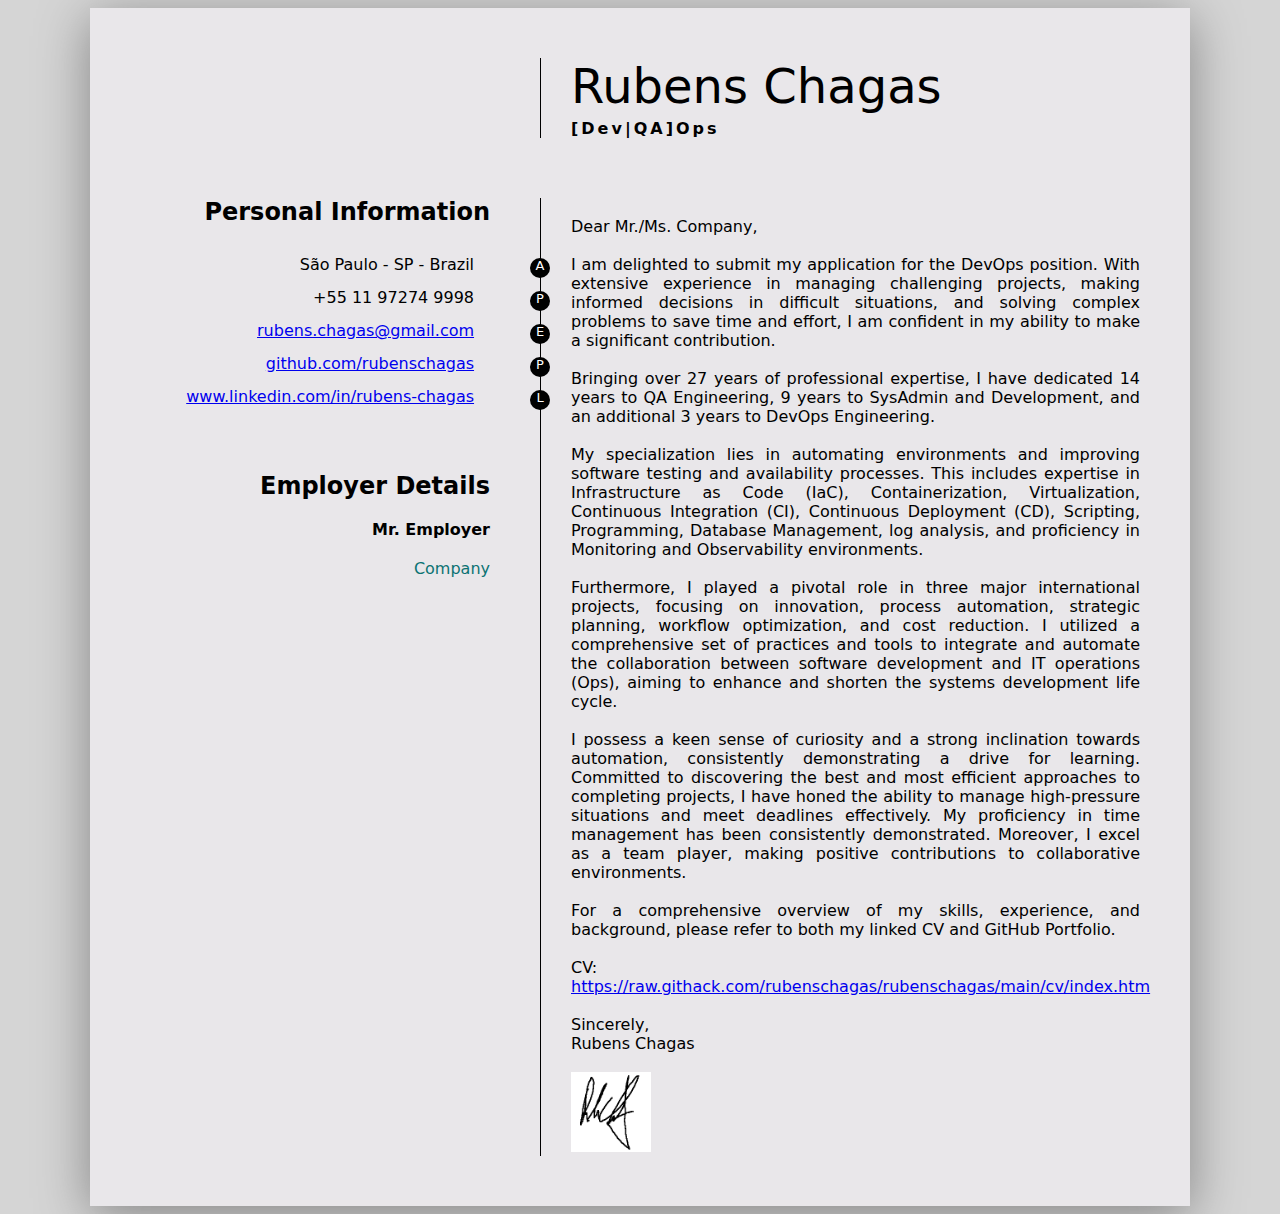
<file: cover/index.html>
<!DOCTYPE html>
<html lang="en">

<head>
    <meta charset="UTF-8">
    <meta http-equiv="X-UA-Compatible" content="IE=edge">
    <meta name="viewport" content="width=device-width, initial-scale=1.0">
    <title>Rubens Chagas - Cover Letter</title>
    <link rel="stylesheet" href="css/style.css">
</head>

<body>

<div class="container">

    <div class="avatar">
    </div>

    <div class="name">
        <h1>Rubens Chagas</h1>
        <div class="specialize">[Dev|QA]Ops</div>
    </div>

    <div class="info">
        <ul>
            <li>
            </li>
        </ul>
    </div>

    <div class="intro">

    </div>

    <div class="personal">
        <h2>Personal Information</h2>
        <br>
        <ul class="contact">
            <li>
                São Paulo - SP - Brazil&nbsp;&nbsp;&nbsp;&nbsp;&nbsp;&nbsp;&nbsp;&nbsp;&nbsp;&nbsp;
                <span>A</span>
            </li>
            <li>
                +55 11 97274 9998&nbsp;&nbsp;&nbsp;&nbsp;&nbsp;&nbsp;&nbsp;&nbsp;&nbsp;&nbsp;
                <span>P</span>
            </li>
            <li>
                <a href="mailto:rubens.chagas@gmail.com">rubens.chagas@gmail.com</a>&nbsp;&nbsp;&nbsp;&nbsp;&nbsp;&nbsp;&nbsp;&nbsp;&nbsp;&nbsp;
                <span>E</span>
            </li>
            <li>
                <a href="https://github.com/rubenschagas">github.com/rubenschagas</a>&nbsp;&nbsp;&nbsp;&nbsp;&nbsp;&nbsp;&nbsp;&nbsp;&nbsp;&nbsp;
                <span>P</span>
            </li>
            <li>
                <a href="https://www.linkedin.com/in/rubens-chagas">www.linkedin.com/in/rubens-chagas</a>&nbsp;&nbsp;&nbsp;&nbsp;&nbsp;&nbsp;&nbsp;&nbsp;&nbsp;&nbsp;
                <span>L</span>
            </li>
        </ul>

        <br><br><br>

        <div class="personal">
            <h2>Employer Details</h2>

            <div class="item">
                <h4>Mr. Employer</h4>
                <div class="company">
                    <span>Company</span>
                </div>
            </div>

        </div>

        <br><br>

    </div>

    <div class="cover">

        <br>

        <div class="letter">
            <div class="des">
                Dear Mr./Ms. Company,
            </div>
            <br>
            <div class="des">
                I am delighted to submit my application for the DevOps position. With extensive experience in managing
                challenging projects, making informed decisions in difficult situations, and solving complex problems
                to save time and effort, I am confident in my ability to make a significant contribution.
            </div>
            <br>
            <div class="des">
                Bringing over 27 years of professional expertise, I have dedicated 14 years to QA Engineering,
                9 years to SysAdmin and Development, and an additional 3 years to DevOps Engineering.
            </div>
            <br>
            <div class="des">
                My specialization lies in automating environments and improving software testing and availability
                processes. This includes expertise in Infrastructure as Code (IaC), Containerization, Virtualization,
                Continuous Integration (CI), Continuous Deployment (CD), Scripting, Programming, Database Management,
                log analysis, and proficiency in Monitoring and Observability environments.
            </div>
            <br>
            <div class="des">
                Furthermore, I played a pivotal role in three major international projects, focusing on innovation,
                process automation, strategic planning, workflow optimization, and cost reduction. I utilized a
                comprehensive set of practices and tools to integrate and automate the collaboration between software
                development and IT operations (Ops), aiming to enhance and shorten the systems development life cycle.
            </div>
            <br>
            <div class="des">
                I possess a keen sense of curiosity and a strong inclination towards automation, consistently
                demonstrating a drive for learning. Committed to discovering the best and most efficient approaches
                to completing projects, I have honed the ability to manage high-pressure situations and meet deadlines
                effectively. My proficiency in time management has been consistently demonstrated. Moreover,
                I excel as a team player, making positive contributions to collaborative environments.
            </div>
            <br>
            <div class="des">
                For a comprehensive overview of my skills, experience, and background, please refer to both my linked
                CV and GitHub Portfolio.
            </div>
            <br>
            <div class="des">
                CV: <a href="https://raw.githack.com/rubenschagas/rubenschagas/main/cv/index.html">https://raw.githack.com/rubenschagas/rubenschagas/main/cv/index.htm</a>
            </div>
            <br>
            <div class="des">
                Sincerely,
            </div>
            <div class="des">
                Rubens Chagas
            </div>
            <br>
            <div class="sig">
                <img src="assets/sig-white.png" alt="">
            </div>
        </div>

    </div>
</div>

</body>
</html>
</file>
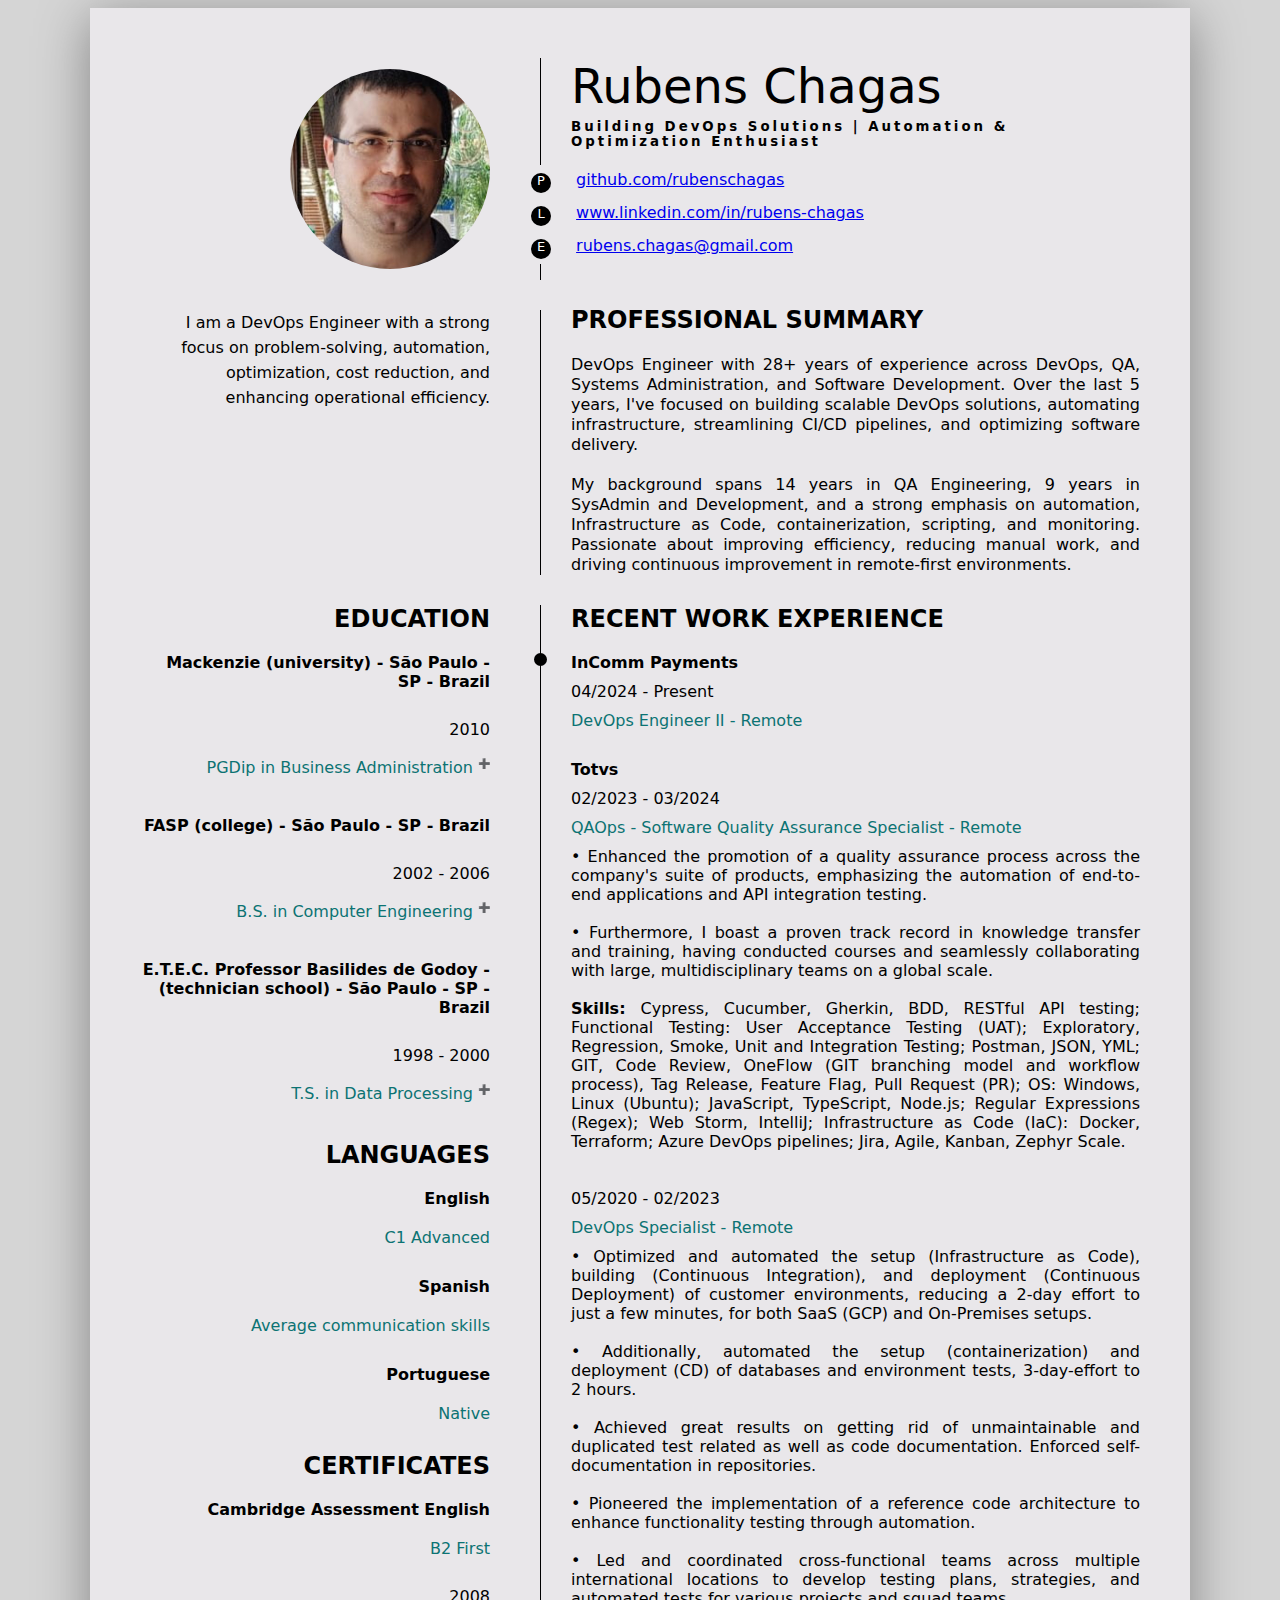
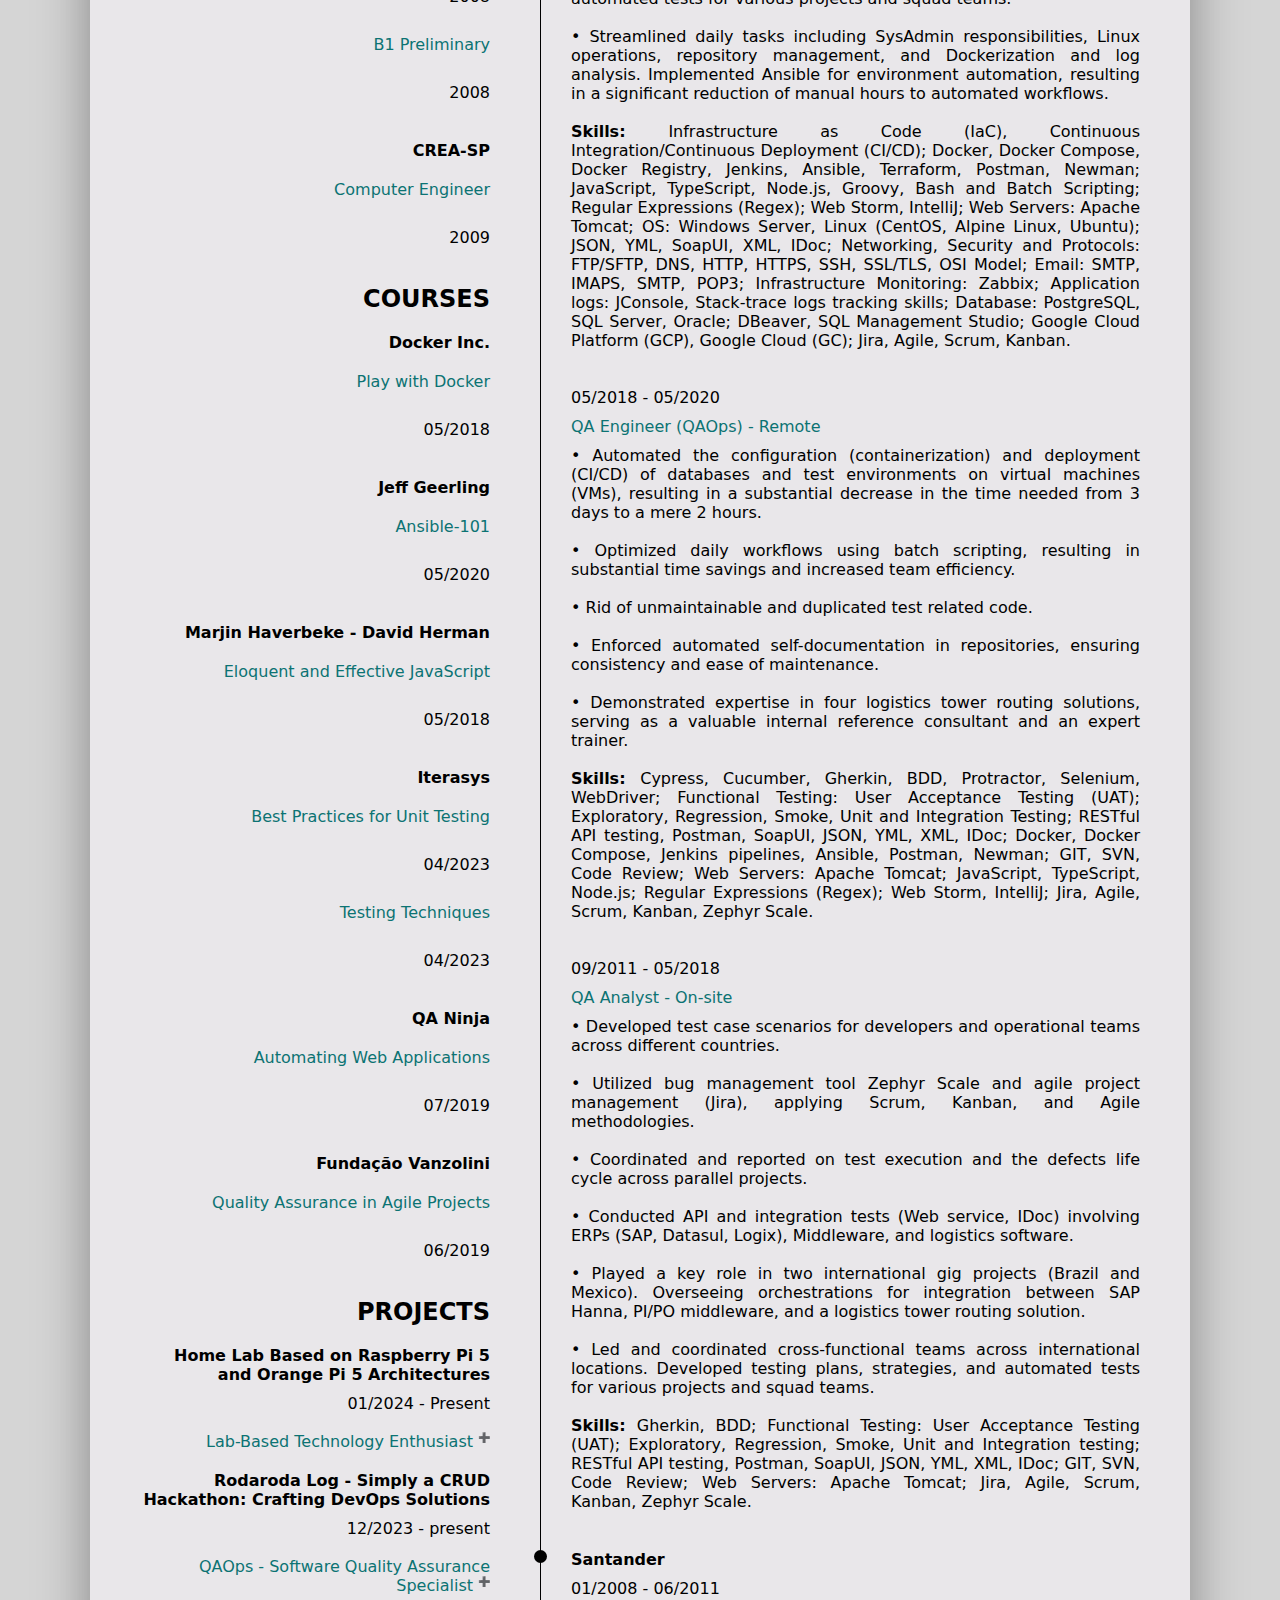
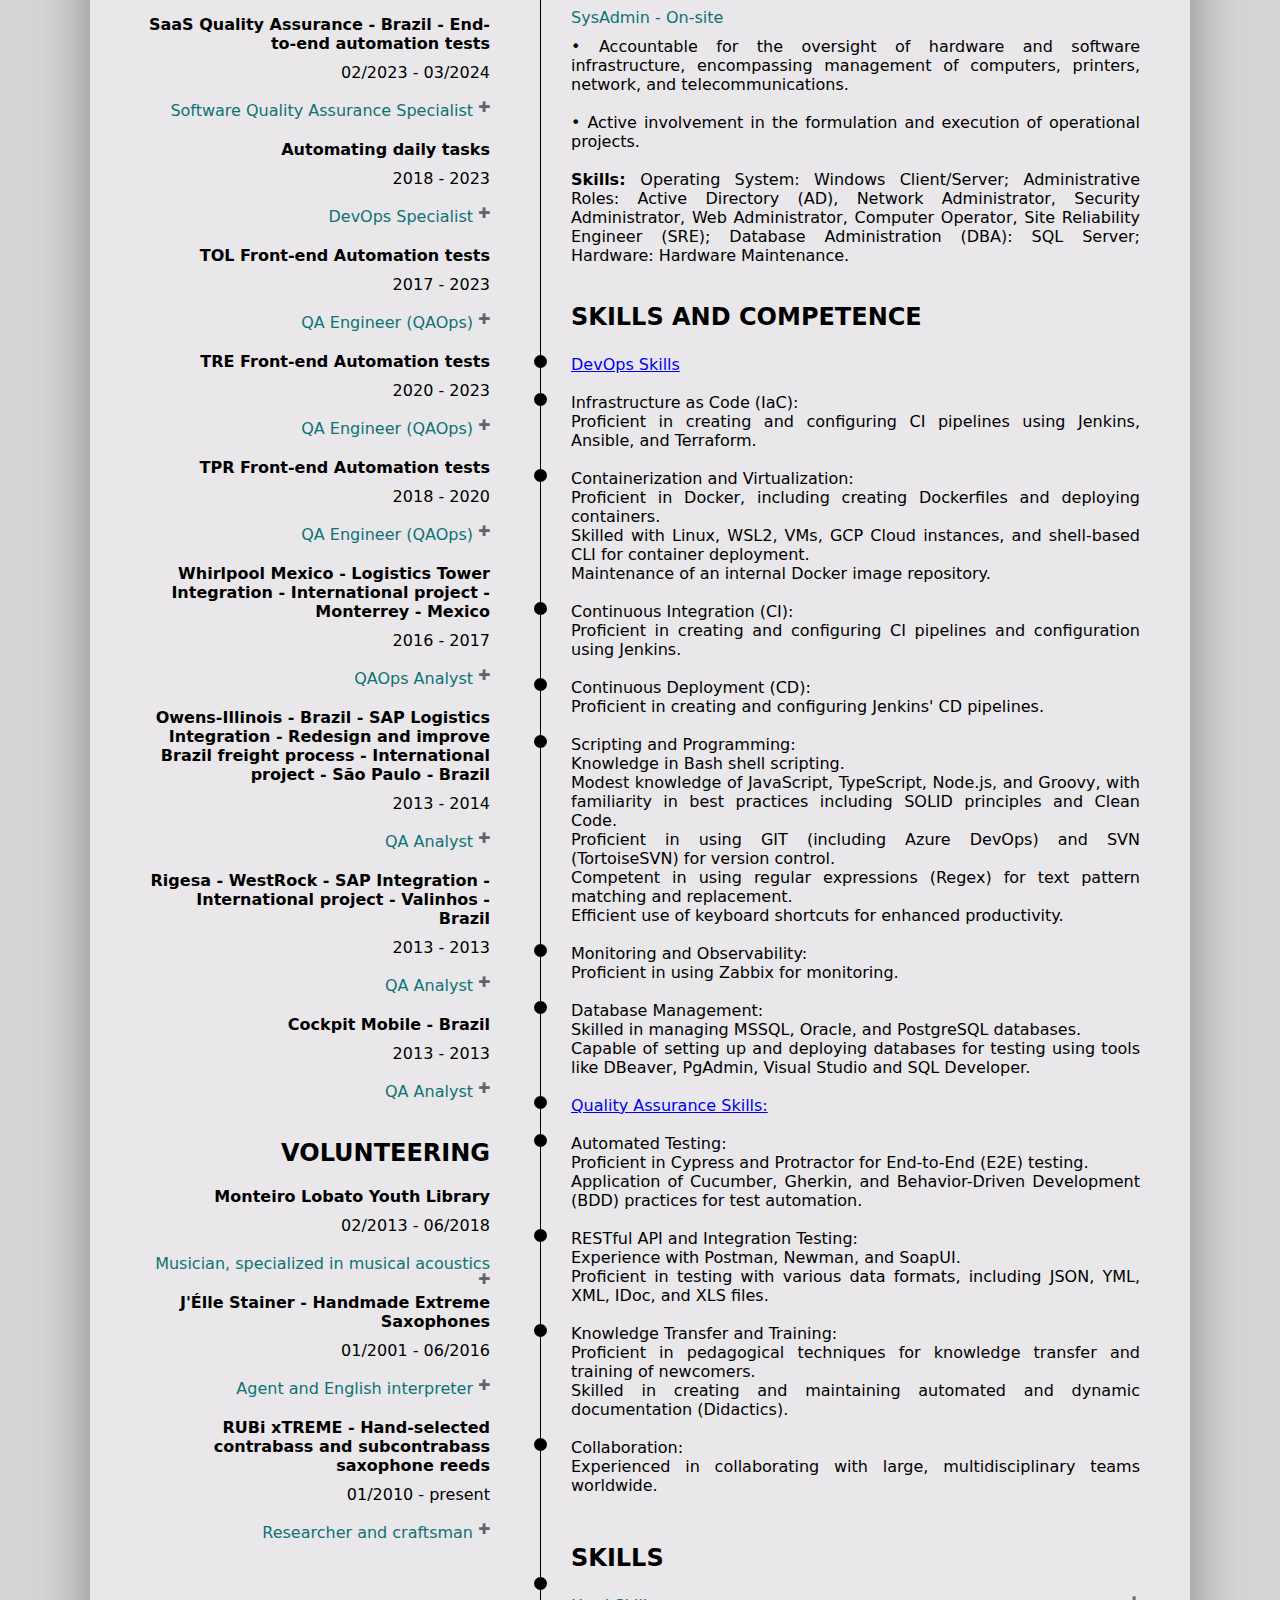
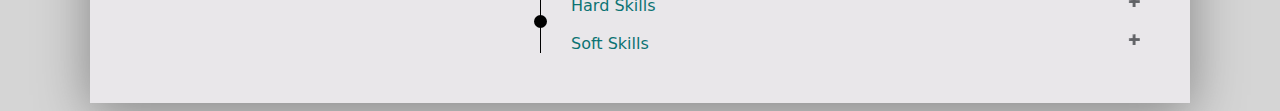
<file: cv/index.html>
<!DOCTYPE html>
<html lang="en">

<head>
    <meta charset="UTF-8">
    <meta http-equiv="X-UA-Compatible" content="IE=edge">
    <meta name="viewport" content="width=device-width, initial-scale=1.0">
    <title>Rubens Chagas - CV</title>
    <link rel="stylesheet" href="css/style.css">
</head>

<body>

<div class="container">
    <div class="avatar">
        <img src="assets/rc-profile.jpg" alt="Rubens Chagas">
    </div>
    <div class="name">
        <h1>Rubens Chagas</h1>
        <div class="specialize">Building DevOps Solutions | Automation & Optimization Enthusiast</div>
        <ul class="contact">
            <li>
                <span>P</span> <a href="https://github.com/rubenschagas">github.com/rubenschagas</a>
            </li>
            <li>
                <span>L</span> <a href="https://www.linkedin.com/in/rubens-chagas">www.linkedin.com/in/rubens-chagas</a>
            </li>
            <li>
                <span>E</span> <a href="mailto:rubens.chagas@gmail.com">rubens.chagas@gmail.com</a>
            </li>
        </ul>
    </div>

    <div class="info">
        <ul>
            <li>
                I am a DevOps Engineer with a strong focus on problem-solving, automation, optimization, cost reduction, and enhancing
                operational efficiency.
            </li>
        </ul>
    </div>

    <div class="intro">
        <h2>PROFESSIONAL SUMMARY</h2>
        <br>
        DevOps Engineer with 28+ years of experience across DevOps, QA, Systems Administration, and Software Development.
        Over the last 5 years, I've focused on building scalable DevOps solutions, automating infrastructure, streamlining CI/CD pipelines, and optimizing software delivery.
        <br><br>
        My background spans 14 years in QA Engineering, 9 years in SysAdmin and Development, and a strong emphasis on automation, Infrastructure as Code, containerization, scripting, and monitoring.
        Passionate about improving efficiency, reducing manual work, and driving continuous improvement in remote-first environments.
    </div>

    <div class="experience">

        <h2>EDUCATION</h2>

        <div class="item">
            <div>
                <h4>Mackenzie (university) - São Paulo - SP - Brazil</h4>
            </div>
            <br>
            <div class="time">
                2010
            </div>
            <br>
            <div class="collapsible">
                PGDip in Business Administration
            </div>
            <div class="content">
                <br>
                Capstone project paper on benefits card issues, misuse and possible solutions on a big business
                consulting team.
            </div>
        </div>

        <br>

        <div class="item">
            <div>
                <h4>FASP (college) - São Paulo - SP - Brazil</h4>
            </div>
            <br>
            <div class="time">
                2002 - 2006
            </div>
            <br>
            <div class="collapsible">
                B.S. in Computer Engineering
            </div>
            <div class="content">
                <br>
                Capstone project paper on AI recognition security project.
            </div>
        </div>

        <br>

        <div class="item">
            <div>
                <h4>E.T.E.C. Professor Basilides de Godoy - (technician school) - São Paulo - SP - Brazil</h4>
            </div>
            <br>
            <div class="time">
                1998 - 2000
            </div>
            <br>
            <div class="collapsible">
                T.S. in Data Processing
            </div>
            <div class="content">
                <br>
                Capstone project paper on QA testing project.
            </div>
        </div>

        <br><br>

        <div class="experience">

            <h2>LANGUAGES</h2>

            <div class="item">
                <h4>English</h4>
                <div class="web">
                    <span>C1 Advanced</span>
                </div>
            </div>

            <div class="item">
                <h4>Spanish</h4>
                <div class="web">
                    <span>Average communication skills</span>
                </div>
            </div>

            <div class="item">
                <h4>Portuguese</h4>
                <div class="web">
                    <span>Native</span>
                </div>
            </div>

        </div>

        <br>

        <div class="certificates">

            <h2>CERTIFICATES</h2>

            <div>
                <h4>Cambridge Assessment English</h4>
            </div>
            <div class="web">
                <span>B2 First</span><br><br>
            </div>
            <div class="time">
                <span>2008</span><br><br>
            </div>
            <div class="web">
                <span>B1 Preliminary</span><br><br>
            </div>
            <div class="time">
                <span>2008</span><br><br>
            </div>
            <div>
                <h4>CREA-SP</h4>
            </div>
            <div class="web">
                <span>Computer Engineer</span><br><br>
            </div>
            <div class="time">
                <span>2009</span><br><br>
            </div>
        </div>

        <br>

        <div class="certificates">

            <h2>COURSES</h2>

            <div>
                <h4>Docker Inc.</h4>
            </div>
            <div class="web">
                <span>Play with Docker</span><br><br>
            </div>
            <div class="time">
                <span>05/2018</span><br><br>
            </div>
            <div>
                <h4>Jeff Geerling</h4>
            </div>
            <div class="web">
                <span>Ansible-101</span><br><br>
            </div>
            <div class="time">
                <span>05/2020</span><br><br>
            </div>
            <div>
                <h4>Marjin Haverbeke - David Herman</h4>
            </div>
            <div class="web">
                <span>Eloquent and Effective JavaScript</span><br><br>
            </div>
            <div class="time">
                <span>05/2018</span><br><br>
            </div>
            <div>
                <h4>Iterasys</h4>
            </div>
            <div class="web">
                <span>Best Practices for Unit Testing</span><br><br>
            </div>
            <div class="time">
                <span>04/2023</span><br><br>
            </div>
            <div class="web">
                <span>Testing Techniques</span><br><br>
            </div>
            <div class="time">
                <span>04/2023</span><br><br>
            </div>
            <div>
                <h4>QA Ninja</h4>
            </div>
            <div class="web">
                <span>Automating Web Applications</span><br><br>
            </div>
            <div class="time">
                <span>07/2019</span><br><br>
            </div>
            <div>
                <h4>Fundação Vanzolini</h4>
            </div>
            <div class="web">
                <span>Quality Assurance in Agile Projects</span><br><br>
            </div>
            <div class="time">
                <span>06/2019</span><br><br>
            </div>
        </div>

        <br>

        <h2>PROJECTS</h2>

        <div class="item">
            <h4>Home Lab Based on Raspberry Pi 5 and Orange Pi 5 Architectures</h4>
        </div>
        <div class="time">
            <span>01/2024 - Present</span><br><br>
        </div>
        <div class="collapsible">
            Lab-Based Technology Enthusiast
        </div>
        <div class="content">
            <br>
            Docker Deployment Specialist:
            Orchestrated the deployment of Docker containers within the lab environment, optimizing resource utilization and facilitating seamless application deployment.
            <br><br>
            Container Registry Management:
            Implemented and managed a Docker Registry, ensuring efficient storage, version control, and distribution of containerized applications across the Raspberry Pi and Orange Pi infrastructure.
            <br><br>
            Database Administration with PostgreSQL:
            Led the integration of a PostgreSQL DBMS server, enhancing data management capabilities and supporting various projects within the lab.
            <br><br>
            Automated Workflows with GitHub Actions:
            Implemented GitHub Actions to automate CI/CD pipelines, enhancing collaboration and ensuring the continuous integration of code changes.
            <br><br>
            Web Server Configuration:
            Configured and maintained Nginx web servers for hosting a variety of websites, contributing to a robust and dynamic online presence for the lab.
            <br><br>
            Container Orchestration with Kubernetes:
            Played a key role in leveraging Kubernetes to orchestrate and manage containerized applications, ensuring scalability and high availability in the lab environment.
            <br><br>
            Infrastructure as Code (IaC) Advocate:
            Utilized Ansible and Terraform to automate the provisioning, configuration, and management of lab infrastructure, promoting consistency and reproducibility.
            <br><br>
            Network Security Implementation with Pi Hole:
            Implemented Pi Hole to enhance network security by blocking unwanted ads and tracking, contributing to a cleaner and more secure online experience for lab users.
            <br><br>
            Monitoring and Performance Management:
            Utilized Zabbix to implement robust monitoring and performance management solutions, ensuring the stability and health of the lab infrastructure.
            <br><br>
            This comprehensive experience in a lab setting has not only honed my technical expertise in a diverse range of technologies but has also fostered a collaborative and innovative approach to problem-solving in the realm of Raspberry Pi and Orange Pi architecture.
        </div>

        <div class="item">
            <h4>Rodaroda Log - Simply a CRUD Hackathon: Crafting DevOps Solutions</h4>
        </div>
        <div class="time">
            <span>12/2023 - present</span><br><br>
        </div>
        <div class="collapsible">
            QAOps - Software Quality Assurance Specialist
        </div>
        <div class="content">
            <br>
            This project aims to guide internship training through the automated deployment of a DevOps project,
            specifically a hackathon that incorporates a backend service supporting CRUD operations.
            <br><br>
            The purpose of this app is to build a basic structure for a backend application, along with an automated
            database. Upon sending requests to the backend, we can query and insert data into it.
            <br><br>
            The master carrier's structure revolves around trips, with dependencies on entities such as location
            (origin and destination types), product, vehicle and carrier.
            <br><br>
            Additionally, it will execute Postman collection tests against the backend and generate a visually
            appealing HTML report for the test run.
            <br><br>
            Furthermore, there are specific objectives to achieve, including the implementation of standards,
            design patterns, code formatters, JDoc, building an authentication process, frontend development,
            introducing new entities, CI-CD, cloud, observability, and enhancements to application and business
            rules, among others.
            <br><br>
            Thus, the overall goal is to develop skills in the domains of DevOps, Development, QA, and SRE.
            <br><br>
            https://github.com/rubenschagas/rodaroda
            <br><br>
            Skills: Ansible · Docker · Linux · JavaScript · Postman API · PostgreSQL · TypeScript · Bash · Node.js · GitHub
        </div>

        <div class="item">
            <h4>SaaS Quality Assurance - Brazil - End-to-end automation tests</h4>
        </div>
        <div class="time">
            <span>02/2023 - 03/2024</span><br><br>
        </div>
        <div class="collapsible">
            Software Quality Assurance Specialist
        </div>
        <div class="content">
            <br>
            Rationalized the implementation of a quality assurance process across the company's product portfolio,
            placing a key focus on automating end-to-end tests and conducting training sessions for colleagues
            across different teams and newcomers.
        </div>

        <div class="item">
            <h4>Automating daily tasks</h4>
        </div>
        <div class="time">
            <span>2018 - 2023</span><br><br>
        </div>
        <div class="collapsible">
            DevOps Specialist
        </div>
        <div class="content">
            <br>
            I took the lead on new test automation projects (which did not exist in the company until then), introducing
            new tools, technologies, and methods to the entire team.
            <br>
            <br>
            These efforts resulted in improved product quality and facilitated a healthier development process while
            reducing the time required to execute tests.
            <br>
            <br>
            As I pursued these advancements, I found myself delving into the field of DevOps, where I began to develop a
            liking for it and expand my horizons.
        </div>

        <div class="item">
            <h4>TOL Front-end Automation tests</h4>
        </div>
        <div class="time">
            <span>2017 - 2023</span><br><br>
        </div>
        <div class="collapsible">
            QA Engineer (QAOps)
        </div>
        <div class="content">
            <br>
            I have made significant contributions to the automation of the TOL (Totvs Otimização Logística) logistics
            solution, including:
            <br>
            <br>
            Automated CI pipelines, tests, and environments and applications automations: Protractor, Cypress (E2E),
            Node.js (backend), JavaScript (front-end), CI (Jenkins) and CD (GCP); Bash shell scripting; Environment and
            database management (MSSQL, Oracle and PostgreSQL; environment setup and deployment for testing (DBeaver,
            PgAdmin, Visual Management Studio, SQL Developer tools); API and integration tests with XML and JSON files;
            Monitoring tool (Zabbix).
            <br>
            <br>
            Dockerization, composing service scripts, from Docker Compose to Dockerfiles; Container deployment on WSL2
            and shell based CLI; Maintenance on internal Docker image repository; Administration of VMs and cloud
            instances.
        </div>

        <div class="item">
            <h4>TRE Front-end Automation tests</h4>
        </div>
        <div class="time">
            <span>2020 - 2023</span><br><br>
        </div>
        <div class="collapsible">
            QA Engineer (QAOps)
        </div>
        <div class="content">
            <br>
            I started to the automation of the TRE (Totvs Roteirização e Entrega) logistics solution, including:
            <br>
            <br>
            Automated CI pipelines, tests, and environments and applications automations: Protractor, Cypress (E2E),
            Node.js (backend), JavaScript (front-end), CI (Jenkins) and CD (GCP); Bash shell scripting; Environment and
            database management (MSSQL, Oracle and PostgreSQL; environment setup and deployment for testing (DBeaver,
            PgAdmin, Visual Management Studio, SQL Developer tools); API and integration tests with XML and JSON files;
            Monitoring tool (Zabbix).
            <br>
            <br>
            Dockerization, composing service scripts, from Docker Compose to Dockerfiles; Container deployment on WSL2
            and shell based CLI; Maintenance on internal Docker image repository; Administration of VMs and cloud
            instances.
        </div>

        <div class="item">
            <h4>TPR Front-end Automation tests</h4>
        </div>
        <div class="time">
            <span>2018 - 2020</span><br><br>
        </div>
        <div class="collapsible">
            QA Engineer (QAOps)
        </div>
        <div class="content">
            <br>
            I have made significant contributions to the automation of the TPR (Totvs Planejamento de Rotas) logistics
            solution, including:
            <br>
            <br>
            Automated CI pipelines, tests, and environments and applications automations: RESTful API testing (Postman,
            Newman), Awesome HTML Report, Node.js (backend), JavaScript (front-end), CI/CD (Jenkins); Bash shell
            scripting.
            <br>
            <br>
            Dockerization, composing service scripts, from Docker Compose to Dockerfiles; Container deployment on WSL2
            and shell based CLI; Maintenance on internal Docker image repository; Administration of VMs and cloud
            instances.
        </div>

        <div class="item">
            <h4>Whirlpool Mexico - Logistics Tower Integration - International project - Monterrey - Mexico</h4>
        </div>
        <div class="time">
            <span>2016 - 2017</span><br><br>
        </div>
        <div class="collapsible">
            QAOps Analyst
        </div>
        <div class="content">
            <br>
            Participated in a pivotal, complex integration project, bridging the collaboration between teams in Brazil
            and Mexico, all within the realm of a QA Engineer.
            <br>
            <br>
            In this demanding position, I played a pivotal role in executing and coordinating complex integration tests
            to promote smooth collaboration between SAP HANA, middleware, and an advanced logistics tower routing
            solution.
        </div>

        <div class="item">
            <h4>Owens-Illinois - Brazil - SAP Logistics Integration - Redesign and improve Brazil freight process -
                International project - São Paulo - Brazil</h4>
        </div>
        <div class="time">
            <span>2013 - 2014</span><br><br>
        </div>
        <div class="collapsible">
            QA Analyst
        </div>
        <div class="content">
            <br>
            I assumed a key position in a groundbreaking integration project that brought together teams from around the
            world, converging in Brazil to establish a harmonious collaboration.
            <br>
            <br>
            In this demanding position, I strategized the orchestration of complex integration
            tests, forging a seamless connection between the formidable trio of SAP, the PI/PO middleware, and an
            advanced logistics tower routing solution.
        </div>

        <div class="item">
            <h4>Rigesa - WestRock - SAP Integration - International project - Valinhos - Brazil</h4>
        </div>
        <div class="time">
            <span>2013 - 2013</span><br><br>
        </div>
        <div class="collapsible">
            QA Analyst
        </div>
        <div class="content">
            <br>
            In this demanding position, I played a crucial part in organizing complex integration tests to establish a
            seamless connection between SAP, the PI/PO middleware, and a sophisticated logistics tower routing solution.
        </div>

        <div class="item">
            <h4>Cockpit Mobile - Brazil</h4>
        </div>
        <div class="time">
            <span>2013 - 2013</span><br><br>
        </div>
        <div class="collapsible">
            QA Analyst
        </div>
        <div class="content">
            <br>
            I spearheaded the development of the inaugural mobile application for a cutting-edge integrated logistics
            solution on the Android platform.
            <br>
            <br>
            Remarkably, this project soared to fruition in a mere span of 5 weeks, traversing from the conceptualization
            phase to the production deployment phase, with my unwavering dedication to ensuring top-tier software
            quality.
        </div>

        <br><br>

        <h2>VOLUNTEERING</h2>

        <div class="item">
            <h4>Monteiro Lobato Youth Library</h4>
        </div>
        <div class="time">
            <span>02/2013 - 06/2018</span><br><br>
        </div>
        <div class="collapsible">
            Musician, specialized in musical acoustics
        </div>
        <div class="content">
            <br>
            Under the conduction of Maestros Daniel Misiuk and Angelino Bozzini, I had the opportunity to explore
            several musical instruments, including the C Alto and C Bass Melodicas, Bb Curved Soprano Saxophone, and Eb
            Baritone Saxophone.
            Additionally, I contributed to the choir as a bass-baritone vocalist.
            <br><br>
            Throughout our workshops and rehearsals, we delved into various aspects of music, such as theory, functional
            harmony, conducting, articulation and expression, typing optimization, rhythm, music composition,
            transposition, musical acoustics, basic saxophone maintenance, and relative ear training, mostly while
            utilizing a digital piano for practice.
        </div>

        <div class="item">
            <h4>J'Élle Stainer - Handmade Extreme Saxophones</h4>
        </div>
        <div class="time">
            <span>01/2001 - 06/2016</span><br><br>
        </div>
        <div class="collapsible">
            Agent and English interpreter
        </div>
        <div class="content">
            <br>
            I assumed the role of a passionate agent and a dedicated English interpreter, serving as the bridge between
            world-renowned musicians such as Gilberto Saporski, Doug Phiper, Ivo Perelman, and Niels Bijl, and the
            captivating world of a bespoke saxophone workshop nestled in the heart of São Paulo.
            <br><br>
            With boundless enthusiasm, I facilitated their immersive experiences in this artisanal haven, akin to the
            resonance of booming sands, ensuring that every low note and subtle nuance was comprehended and cherished to
            its fullest extent. Together, we embarked on a harmonious journey, uniting the language of musical acoustics
            with the exquisite craftsmanship of these remarkable lower saxophones.
            <br><br>
            <a href="https://www.jellestainer.com">https://www.jellestainer.com</a>
        </div>

        <div class="item">
            <h4>RUBi xTREME - Hand-selected contrabass and subcontrabass saxophone reeds</h4>
        </div>
        <div class="time">
            <span>01/2010 - present</span><br><br>
        </div>
        <div class="collapsible">
            Researcher and craftsman
        </div>
        <div class="content">
            <br>
            Deep research in the field of Arundo Donax plantation, its precise harvest, cutting, curing, fine manual
            adjustment focused on the lower pitch, and the development of automation tools for handcrafting and
            hand-selecting contrabass and subcontrabass saxophone reeds.
        </div>

    </div>

    <div class="project">

        <h2>RECENT WORK EXPERIENCE</h2>

        <div class="item">

            <h4>InComm Payments</h4>
            <div class="time">
                04/2024 - Present
            </div>
            <div class="web">
                DevOps Engineer II - Remote
            </div>

            <h4>Totvs</h4>
            <div class="time">
                02/2023 - 03/2024
            </div>
            <div class="web">
                QAOps - Software Quality Assurance Specialist - Remote
            </div>
            <div>
                <span>&#8226;</span> Enhanced the promotion of a quality assurance process across the company's
                suite of products, emphasizing the automation of end-to-end applications and API integration testing.
                <br><br>
                <span>&#8226;</span> Furthermore, I boast a proven track record in knowledge transfer and training,
                having conducted courses and seamlessly collaborating with large, multidisciplinary teams on a
                global scale.
                <br><br>
                <b>Skills: </b> Cypress, Cucumber, Gherkin, BDD, RESTful API testing;
                Functional Testing: User Acceptance Testing (UAT); Exploratory, Regression, Smoke, Unit and
                Integration Testing; Postman, JSON, YML;
                GIT, Code Review, OneFlow (GIT branching model and workflow process), Tag Release, Feature Flag,
                Pull Request (PR);
                OS: Windows, Linux (Ubuntu);
                JavaScript, TypeScript, Node.js;
                Regular Expressions (Regex);
                Web Storm, IntelliJ;
                Infrastructure as Code (IaC): Docker, Terraform; Azure DevOps pipelines; Jira, Agile, Kanban, Zephyr Scale.
            </div>

            <br><br>

            <div class="time">
                05/2020 - 02/2023
            </div>
            <div class="web">
                DevOps Specialist - Remote
            </div>
            <div>
                <span>&#8226;</span> Optimized and automated the setup (Infrastructure as Code), building (Continuous Integration),
                and deployment (Continuous Deployment) of customer environments, reducing a 2-day effort to just a
                few minutes, for both SaaS (GCP) and On-Premises setups.
                <br><br>
                <span>&#8226;</span> Additionally, automated the setup (containerization) and deployment (CD) of
                databases and environment tests, 3-day-effort to 2 hours.
                <br><br>
                <span>&#8226;</span> Achieved great results on getting rid of unmaintainable and duplicated test
                related as well as code documentation. Enforced self-documentation in repositories.
                <br><br>
                <span>&#8226;</span> Pioneered the implementation of a reference code architecture to enhance
                functionality testing through automation.
                <br><br>
                <span>&#8226;</span> Led and coordinated cross-functional teams across multiple international
                locations to develop testing plans, strategies, and automated tests for various projects and squad
                teams.
                <br><br>
                <span>&#8226;</span> Streamlined daily tasks including SysAdmin responsibilities, Linux operations,
                repository management, and Dockerization and log analysis. Implemented Ansible for environment
                automation, resulting in a significant reduction of manual hours to automated workflows.
                <br><br>
                <b>Skills: </b> Infrastructure as Code (IaC), Continuous Integration/Continuous Deployment (CI/CD);
                Docker, Docker Compose, Docker Registry, Jenkins, Ansible, Terraform, Postman, Newman;
                JavaScript, TypeScript, Node.js, Groovy, Bash and Batch Scripting;
                Regular Expressions (Regex);
                Web Storm, IntelliJ;
                Web Servers: Apache Tomcat;
                OS: Windows Server, Linux (CentOS, Alpine Linux, Ubuntu);
                JSON, YML, SoapUI, XML, IDoc;
                Networking, Security and Protocols: FTP/SFTP, DNS, HTTP, HTTPS, SSH, SSL/TLS, OSI Model;
                Email: SMTP, IMAPS, SMTP, POP3;
                Infrastructure Monitoring: Zabbix;
                Application logs: JConsole, Stack-trace logs tracking skills;
                Database: PostgreSQL, SQL Server, Oracle; DBeaver, SQL Management Studio;
                Google Cloud Platform (GCP), Google Cloud (GC); Jira, Agile, Scrum, Kanban.
            </div>

        <br><br>

            <div class="time">
                05/2018 - 05/2020
            </div>
            <div class="web">
                QA Engineer (QAOps) - Remote
            </div>
            <div>
                <span>&#8226;</span>
                Automated the configuration (containerization) and deployment (CI/CD) of databases
                and test environments on virtual machines (VMs), resulting in a substantial decrease in the time
                needed from 3 days to a mere 2 hours.
                <br><br>
                <span>&#8226;</span> Optimized daily workflows using batch scripting, resulting in substantial
                time savings and increased team efficiency.
                <br><br>
                <span>&#8226;</span> Rid of unmaintainable and duplicated test related code.
                <br><br>
                <span>&#8226;</span> Enforced automated self-documentation in repositories, ensuring consistency and
                ease of maintenance.
                <br><br>
                <span>&#8226;</span> Demonstrated expertise in four logistics tower routing solutions,
                serving as a valuable internal reference consultant and an expert trainer.
                <br><br>
                <b>Skills: </b> Cypress, Cucumber, Gherkin, BDD, Protractor, Selenium, WebDriver;
                Functional Testing: User Acceptance Testing (UAT); Exploratory, Regression, Smoke, Unit and
                Integration Testing;
                RESTful API testing, Postman, SoapUI, JSON, YML, XML, IDoc;
                Docker, Docker Compose, Jenkins pipelines, Ansible, Postman, Newman;
                GIT, SVN, Code Review;
                Web Servers: Apache Tomcat;
                JavaScript, TypeScript, Node.js;
                Regular Expressions (Regex);
                Web Storm, IntelliJ;
                Jira, Agile, Scrum, Kanban, Zephyr Scale.
            </div>

            <br><br>

            <div class="time">
                09/2011 - 05/2018
            </div>
            <div class="web">
                QA Analyst - On-site
            </div>
            <div>
                <span>&#8226;</span> Developed test case scenarios for developers and operational teams across
                different countries.
                <br><br>
                <span>&#8226;</span> Utilized bug management tool Zephyr Scale and agile project management (Jira),
                applying Scrum, Kanban, and Agile methodologies.
                <br><br>
                <span>&#8226;</span> Coordinated and reported on test execution and the defects life cycle across
                parallel projects.
                <br><br>
                <span>&#8226;</span> Conducted API and integration tests (Web service, IDoc) involving ERPs (SAP,
                Datasul, Logix), Middleware, and logistics software.
                <br><br>
                <span>&#8226;</span> Played a key role in two international gig projects (Brazil and Mexico).
                Overseeing orchestrations for integration between SAP Hanna, PI/PO middleware, and a logistics
                tower routing solution.
                <br><br>
                <span>&#8226;</span> Led and coordinated cross-functional teams across international locations.
                Developed testing plans, strategies, and automated tests for various projects and squad teams.
                <br><br>
                <b>Skills: </b> Gherkin, BDD;
                Functional Testing: User Acceptance Testing (UAT); Exploratory, Regression, Smoke, Unit and
                Integration testing;
                RESTful API testing, Postman, SoapUI, JSON, YML, XML, IDoc;
                GIT, SVN, Code Review;
                Web Servers: Apache Tomcat;
                Jira, Agile, Scrum, Kanban, Zephyr Scale.
            </div>
        </div>

        <br>

        <div class="item">
            <h4>Santander</h4>
            <div class="time">
                01/2008 - 06/2011
            </div>
            <div class="web">
                SysAdmin - On-site
            </div>
            <div>
                <span>&#8226;</span> Accountable for the oversight of hardware and software infrastructure,
                encompassing management of computers, printers, network, and telecommunications.
                <br><br>
                <span>&#8226;</span> Active involvement in the formulation and execution of operational projects.
                <br><br>
                <b>Skills: </b>
                Operating System:
                Windows Client/Server;
                Administrative Roles:
                Active Directory (AD),
                Network Administrator,
                Security Administrator,
                Web Administrator,
                Computer Operator,
                Site Reliability Engineer (SRE);
                Database Administration (DBA):
                SQL Server;
                Hardware:
                Hardware Maintenance.
            </div>
        </div>

        <br><br>

        <h2>SKILLS AND COMPETENCE</h2>
        <br>
        <div class="item">
            <div class="des">
                <a href="https://roadmap.sh/devops">DevOps Skills</a>
            </div>
        </div>
        <br>
        <div class="item">
            <div class="des">
                Infrastructure as Code (IaC):
            </div>
        </div>
        <div>
            <div class="des">
                Proficient in creating and configuring CI pipelines using Jenkins, Ansible, and Terraform.
            </div>
        </div>

        <br>

        <div class="item">
            <div class="des">
                Containerization and Virtualization:
            </div>
        </div>
        <div>
            <div class="des">
                Proficient in Docker, including creating Dockerfiles and deploying containers.
                <br>
                Skilled with Linux, WSL2, VMs, GCP Cloud instances, and shell-based CLI for container deployment.
                <br>
                Maintenance of an internal Docker image repository.
            </div>
        </div>

        <br>

        <div class="item">
            <div class="des">
                Continuous Integration (CI):
            </div>
        </div>
        <div>
            <div class="des">
                Proficient in creating and configuring CI pipelines and configuration using Jenkins.
            </div>
        </div>

        <br>

        <div class="item">
            <div class="des">
                Continuous Deployment (CD):
            </div>
        </div>
        <div>
            <div class="des">
                Proficient in creating and configuring Jenkins' CD pipelines.
            </div>
        </div>

        <br>

        <div class="item">
            <div class="des">
                Scripting and Programming:
            </div>
        </div>
        <div>
            <div>
                Knowledge in Bash shell scripting.
                <br>
                Modest knowledge of JavaScript, TypeScript, Node.js, and Groovy, with familiarity in best practices
                including SOLID principles and Clean Code.
                <br>
                Proficient in using GIT (including Azure DevOps) and SVN (TortoiseSVN) for version control.
                <br>
                Competent in using regular expressions (Regex) for text pattern matching and replacement.
                <br>
                Efficient use of keyboard shortcuts for enhanced productivity.
            </div>
        </div>

        <br>

        <div class="item">
            <div class="des">
                Monitoring and Observability:
            </div>
        </div>
        <div>
            <div class="des">
                Proficient in using Zabbix for monitoring.
            </div>
        </div>

        <br>

        <div class="item">
            <div class="des">
                Database Management:
            </div>
        </div>
        <div>
            <div>
                Skilled in managing MSSQL, Oracle, and PostgreSQL databases.
                <br>
                Capable of setting up and deploying databases for testing using tools like DBeaver, PgAdmin, Visual
                Studio and SQL Developer.
            </div>
        </div>

        <br>

        <div class="item">
            <div class="des">
                <a href="https://roadmap.sh/qa">Quality Assurance Skills:</a>
            </div>
        </div>
        <br>
        <div class="item">
            <div class="des">
                Automated Testing:
            </div>
        </div>
        <div>
            <div class="des">
                Proficient in Cypress and Protractor for End-to-End (E2E) testing.
                <br>
                Application of Cucumber, Gherkin, and Behavior-Driven Development (BDD) practices for test automation.
            </div>
        </div>

        <br>

        <div class="item">
            <div class="des">
                RESTful API and Integration Testing:
            </div>
        </div>
        <div>
            <div>
                Experience with Postman, Newman, and SoapUI.
                <br>
                Proficient in testing with various data formats, including JSON, YML, XML, IDoc, and XLS files.
            </div>
        </div>

        <br>

        <div class="item">
            <div class="des">
                Knowledge Transfer and Training:
            </div>
        </div>
        <div>
            <div class="des">
                Proficient in pedagogical techniques for knowledge transfer and training of newcomers.
                <br>
                Skilled in creating and maintaining automated and dynamic documentation (Didactics).
            </div>
        </div>

        <br>

        <div class="item">
            <div class="des">
                Collaboration:
            </div>
        </div>
        <div>
            <div class="des">
                Experienced in collaborating with large, multidisciplinary teams worldwide.
            </div>
        </div>

        <br>

        <h2 class="skills">
            SKILLS
        </h2>

        <div class="item">
            <br>
            <div class="collapsible">
                Hard Skills
            </div>
            <div class="content">
                <div class="web">
                    <br>
                    <ul>
                        <li>Ansible</li>
                        <li>Agile</li>
                        <li>API RESTful</li>
                        <li>Azure Devops</li>
                        <li>Bash</li>
                        <li>Batch Script</li>
                        <li>CD</li>
                        <li>CI</li>
                        <li>CLI</li>
                        <li>Containerization</li>
                        <li>Cypress</li>
                        <li>CSS</li>
                        <li>DBeaver</li>
                        <li>DevOps</li>
                        <li>Docker</li>
                        <li>Docker Compose</li>
                        <li>DOS</li>
                        <li>GCP</li>
                        <li>Git</li>
                        <li>Gherkin</li>
                        <li>HTML</li>
                        <li>Infrastructure as Code (IaC)</li>
                        <li>IntelliJ IDEA</li>
                        <li>JavaScript</li>
                        <li>Jenkins</li>
                        <li>Jira</li>
                        <li>Linux</li>
                        <li>Node.js</li>
                        <li>Postman</li>
                        <li>PostgreSQL</li>
                        <li>Regex</li>
                        <li>Scrum</li>
                        <li>SoapUI</li>
                        <li>SQL</li>
                        <li>Shell Script</li>
                        <li>SVN</li>
                        <li>Terraform</li>
                        <li>TypeScript</li>
                        <li>VM</li>
                        <li>WSL2</li>
                        <li>WebStorm</li>
                        <li>Zabbix</li>
                        <li>Zephyr Scale</li>
                    </ul>
                </div>
            </div>
        </div>

        <div class="item">
            <br>
            <div class="collapsible">
                Soft Skills
            </div>
            <div class="content">
                <div class="des">
                    <p>In pursuit of developing:</p>
                </div>
                <div class="web">
                    <ul>
                        <li>Always seek to learn and improve;</li>
                        <li>Be a team player and foster cooperation;</li>
                        <li>Take initiative and be proactive in problem-solving;</li>
                        <li>Show dedication to your responsibilities and team members;</li>
                        <li>Take ownership of your work and make informed decisions;</li>
                        <li>Focus on achieving tangible outcomes;</li>
                        <li>Work independently when necessary;</li>
                        <li>Cultivate a self-driven, inquisitive, and creative mindset;</li>
                        <li>Prioritize quality, attention to detail, pixel-perfect eyes, and accessibility;</li>
                        <li>Understand the fundamentals of software development;</li>
                        <li>Grasp the essentials of product development, system architecture, and user needs.</li>
                    </ul>
                </div>
            </div>
        </div>

    </div>
</div>

<script>
  let coll = document.getElementsByClassName("collapsible");
  let i;

  for (i = 0; i < coll.length; i++) {
    coll[i].addEventListener("click", function () {
      this.classList.toggle("active");
      let content = this.nextElementSibling;
      if (content.style.display === "block") {
        content.style.display = "none";
      } else {
        content.style.display = "block";
      }
    });
  }
</script>

</body>
</html>
</file>
<file: cover/css/style.css>
body {
    background-color: #D5D5D5;
    font-family: system-ui;
}

.container {
    background-color: #E9E7EA;
    width: 1000px;
    max-width: 100%;
    margin: auto;
    padding: 50px;
    box-shadow: 0 10px 50px #858585;
    display: grid;
    grid-template-columns: 35% 60%;
    column-gap: 5%;
    row-gap: 30px;
}

.avatar {
    display: flex;
    justify-content: end;
    align-items: center;
}

.name {
    padding-left: 30px;
    border-left: 1px solid #000;
}

.name h1 {
    font-weight: 300;
    font-size: xxx-large;
    margin: 0 0 5px;
}

.name .specialize {
    margin: 0;
    font-weight: bold;
    letter-spacing: 3px;
}

h2 {
    padding: 0;
    margin: 0 0 5px 0;
}

.info ul {
    padding: 0;
    margin: 0;
    list-style: none;
    text-align: right;
    line-height: 30px;
}

.intro {
    padding-left: 30px;
    border-left: 1px solid #000;
    text-align: justify;
}

.personal {
    text-align: right;
}

.personal h4 {
    margin: 20px 0 10px;
}

.personal ul {
    padding: 10px;
    margin: 0;
    list-style: none;
    text-align: right;
}

.personal li {
    padding: 10px 0;
}

.personal .company {
    color: #0c7373;
    padding: 10px 0;
}

.personal .contact {
    text-align: right;
    padding: 0;
    list-style: none;
}

.personal .contact span {
    display: inline-block;
    background-color: #000;
    width: 20px;
    height: 20px;
    color: #fff;
    text-align: center;
    border-radius: 50%;
    font-size: small;
    margin-right: -60px;
}

.personal .contact li {
    padding: 5px 0;
    transform: translate(0px);
    background-color: #E9E7EA;
}

.personal .contact .data {
    padding: 5px 0;
    transform: translate(0px);
    background-color: #E9E7EA;
}

.cover {
    padding-left: 30px;
    text-align: justify;
    border-left: 1px solid #000;
}

.cover h4 {
    margin: 20px 0 10px;
}

.cover .letter {
    position: relative;
}

.sig img {
    width: 80px;
    height: 80px;
    object-fit: cover;
}
</file>
<file: cv/css/style.css>
body {
    background-color: #D5D5D5;
    font-family: system-ui;
}

.container {
    background-color: #E9E7EA;
    width: 1000px;
    max-width: 100%;
    margin: auto;
    padding: 50px;
    box-shadow: 0 10px 50px #858585;
    display: grid;
    grid-template-columns: 35% 60%;
    column-gap: 5%;
    row-gap: 30px;
}

.avatar img {
    width: 200px;
    height: 200px;
    object-fit: cover;
    border-radius: 50%;
}

.avatar {
    display: flex;
    justify-content: end;
    align-items: center;
}

.name {
    padding-left: 30px;
    border-left: 1px solid #000;
}

.name h1 {
    font-weight: 300;
    font-size: xxx-large;
    margin: 0 0 5px;
}

.name .specialize {
    margin: 0;
    font-weight: bold;
    letter-spacing: 3px;
    font-size: smaller;
}

.name .contact {
    padding: 0;
    list-style: none;
}

.name .contact span {
    display: inline-block;
    background-color: #000;
    width: 20px;
    height: 20px;
    color: #fff;
    text-align: center;
    border-radius: 50%;
    font-size: small;
    margin-right: 20px;
}

.name .contact li {
    padding: 5px 0;
    transform: translate(-40px);
    background-color: #E9E7EA;
}

.info ul {
    padding: 0;
    margin: 0;
    list-style: none;
    text-align: right;
    line-height: 25px;
}

h2 {
    padding: 0;
    margin: 0 0 5px 0;
}

.intro {
    padding-left: 30px;
    border-left: 1px solid #000;
    text-align: justify;
    line-height: 20px;
}

.experience {
    text-align: right;
}

.experience h4 {
    margin: 20px 0 10px;
}

.skills {
    margin-top: 30px;
}

.experience ul {
    padding: 0;
    margin: 0;
    list-style: none;
}

.experience li {
    padding: 10px 0;
}

.experience .web {
    color: #0c7373;
    padding: 10px 0;
}

.experience .collapsible {
    color: #0c7373;
    cursor: pointer;
    width: 100%;
    border: none;
    text-align: right;
    outline: none;
    font-size: 16px;
}

.experience .active, .collapsible:hover {
    background-color: #f1f1f1;
    text-align: right;
}

.experience .content {
    text-align: right;
    padding: 0 1px;
    display: none;
    overflow: hidden;
    background-color: #f1f1f1;
    font-size: 17px;
}

.experience .collapsible:after {
    content: '\02795';
    font-size: 10px;
    color: white;
    float: right;
    margin-left: 5px;
}

.experience .active:after {
    content: "\2796";
}

.project {
    padding-left: 30px;
    text-align: justify;
    border-left: 1px solid #000;
}

.project h4 {
    margin: 20px 0 10px;
}

.project .web {
    color: #0c7373;
    padding: 10px 0;
}

.project .location {
    font-weight: 500;
    padding-bottom: 10px;
}

.project .item {
    position: relative;
}

.project .item::before {
    position: absolute;
    width: 13px;
    height: 13px;
    background-color: #000;
    content: '';
    border-radius: 50%;
    left: -37px;
}

.project .collapsible {
    color: #0c7373;
    cursor: pointer;
    width: 100%;
    border: none;
    text-align: left;
    outline: none;
    font-size: 16px;
}

.project .active, .collapsible:hover {
    background-color: #f1f1f1;
}

.project .content {
    padding: 0 1px;
    display: none;
    overflow: hidden;
    background-color: #f1f1f1;
    font-size: 17px;
}

.project .collapsible:after {
    content: '\02795'; /* Unicode character for "plus" sign (+) */
    font-size: 10px;
    color: white;
    float: right;
    margin-left: 5px;
}

.project .active:after {
    content: "\2796"; /* Unicode character for "minus" sign (-) */
}
</file>
